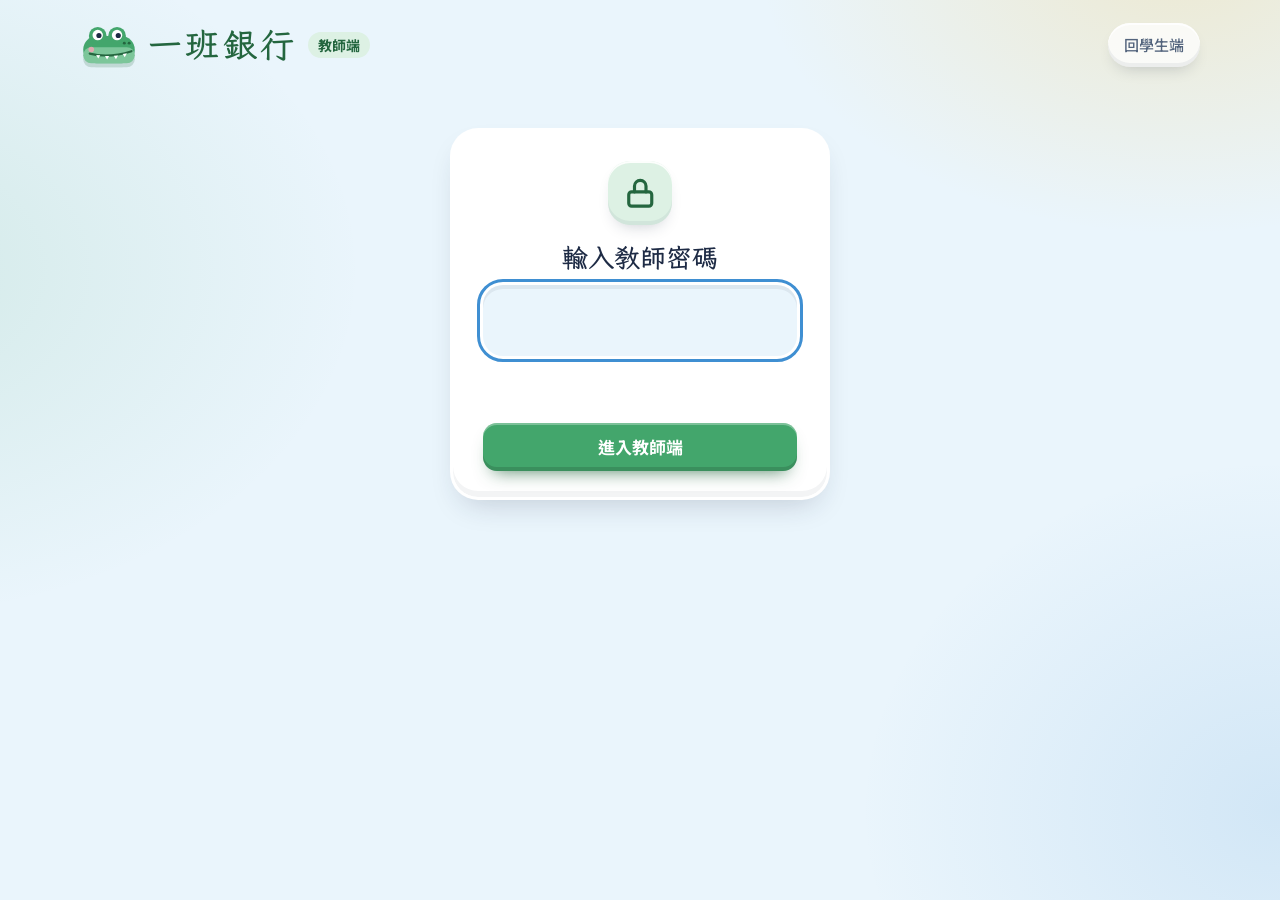
<file: teacher.html>
<!DOCTYPE html>
<html lang="zh-Hant">
<head>
  <meta charset="UTF-8">
  <meta name="viewport" content="width=device-width, initial-scale=1, viewport-fit=cover">
  <meta name="theme-color" content="#43A66C">
  <title>一班銀行・教師端</title>
  <link rel="icon" href="images/favicon.svg" type="image/svg+xml">
  <link rel="preconnect" href="https://fonts.googleapis.com">
  <link rel="preconnect" href="https://fonts.gstatic.com" crossorigin>
  <link href="https://fonts.googleapis.com/css2?family=Baloo+2:wght@600;800&family=LXGW+WenKai+TC:wght@400;700&family=Noto+Sans+TC:wght@400;500;700;900&display=swap" rel="stylesheet">
  <link rel="stylesheet" href="css/style.css">
</head>
<body class="teacher">
  <header class="topbar">
    <div class="wrap topbar-row">
      <div class="brand"><span id="logo"></span><span class="brand-name">一班銀行</span><span class="brand-tag">教師端</span></div>
      <a class="pill-link" href="index.html">回學生端</a>
    </div>
  </header>

  <!-- 密碼 -->
  <main class="wrap" id="lockView">
    <form class="lock-box clay" id="lockForm" novalidate>
      <span class="lock-ic" id="lockIc"></span>
      <label for="pwd">輸入教師密碼</label>
      <input id="pwd" type="password" inputmode="numeric" autocomplete="off" maxlength="8" autofocus>
      <p class="pin-error" id="pwdError" role="alert"></p>
      <button class="btn btn-primary wide" type="submit">進入教師端</button>
    </form>
  </main>

  <main class="wrap" id="appView" hidden>
    <nav class="tabs" role="tablist" aria-label="教師端功能">
      <button role="tab" data-tab="ops" aria-selected="true"><span data-ic="sparkle"></span>加減鱷魚卡</button>
      <button role="tab" data-tab="overview" aria-selected="false"><span data-ic="chart"></span>全班餘額</button>
      <button role="tab" data-tab="cards" aria-selected="false"><span data-ic="card"></span>銀行卡管理</button>
      <button role="tab" data-tab="log" aria-selected="false"><span data-ic="list"></span>紀錄與備份</button>
    </nav>
    <p id="demoNote" class="note" hidden>目前是試用模式：資料只存在這台裝置。照「設定步驟」貼上 Firebase 設定後，就會改用雲端資料庫。</p>

    <!-- 加減鱷魚卡 -->
    <section data-panel="ops">
      <div class="ops-grid">
        <div class="clay panel pick-panel">
          <div class="panel-head">
            <h2>選擇學生 <span class="count" id="selCount">已選 0 人</span></h2>
            <div class="row-btns">
              <button type="button" class="btn btn-soft sm" id="selAll">全選</button>
              <button type="button" class="btn btn-soft sm" id="selNone">清除</button>
            </div>
          </div>
          <div class="pick-grid" id="pickGrid"></div>
        </div>

        <div class="ops-side">
          <div class="clay panel">
            <h2><span class="h-ic green" data-ic="plus"></span>新增鱷魚卡</h2>
            <div class="give-row t-blue">
              <span class="give-label"><span data-ic="star"></span>幹部</span>
              <div class="give-btns"><button type="button" class="chip" data-give="幹部" data-n="1">+1</button></div>
            </div>
            <div class="give-row t-green">
              <span class="give-label"><span data-ic="hand"></span>協助幫忙</span>
              <div class="give-btns">
                <button type="button" class="chip" data-give="協助幫忙" data-n="1">+1</button>
                <button type="button" class="chip" data-give="協助幫忙" data-n="2">+2</button>
                <button type="button" class="chip" data-give="協助幫忙" data-n="3">+3</button>
              </div>
            </div>
            <div class="give-row t-yellow">
              <span class="give-label"><span data-ic="sparkle"></span>其他</span>
              <div class="give-btns">
                <button type="button" class="chip" data-give="其他" data-n="1">+1</button>
                <button type="button" class="chip" data-give="其他" data-n="2">+2</button>
                <button type="button" class="chip" data-give="其他" data-n="3">+3</button>
              </div>
            </div>
            <label class="field-lbl" for="otherNote">「其他」的說明（選填）</label>
            <input type="text" id="otherNote" class="field" placeholder="例如：作業全對">
          </div>

          <div class="clay panel">
            <h2><span class="h-ic red" data-ic="minus"></span>扣除鱷魚卡</h2>
            <form id="deductForm" class="deduct-form">
              <label class="field-lbl" for="deductReason">理由</label>
              <input type="text" id="deductReason" class="field" placeholder="例如：忘記帶作業" required>
              <label class="field-lbl" for="deductN">扣幾張</label>
              <div class="deduct-row">
                <input type="number" id="deductN" class="field" min="0.01" step="0.01" placeholder="張數" required>
                <button type="submit" class="btn btn-red">扣除</button>
              </div>
            </form>
          </div>

          <div class="clay panel">
            <h2><span class="h-ic blue" data-ic="dice"></span>今日抽卡</h2>
            <form id="drawForm" class="deduct-row">
              <input type="number" id="drawPrice" class="field" min="0" step="0.01" placeholder="抽一次幾張" aria-label="今日抽卡金額">
              <button type="submit" class="btn btn-soft">公布</button>
            </form>
            <p class="hint" id="drawStatus"></p>
            <button type="button" class="btn btn-primary wide" id="drawCharge">幫選到的同學抽卡扣款</button>
          </div>

          <div class="clay panel interest">
            <h2><span class="h-ic yellow" data-ic="sprout"></span>每週利息</h2>
            <p class="hint" id="interestStatus">全班餘額增加 5%，保留到小數第二位。</p>
            <button type="button" class="btn btn-gold wide" id="interestBtn">發放本週利息 +5%</button>
          </div>
        </div>
      </div>
    </section>

    <!-- 全班餘額 -->
    <section data-panel="overview" hidden>
      <div class="stats" id="stats"></div>
      <div class="clay panel">
        <div class="panel-head">
          <h2>全班餘額</h2>
          <label class="sort-lbl">排序
            <select id="sortSel" class="field sm">
              <option value="seat">依座號</option>
              <option value="desc">餘額多到少</option>
              <option value="asc">餘額少到多</option>
            </select>
          </label>
        </div>
        <div class="table-wrap">
          <table class="ledger">
            <thead><tr><th>座號</th><th>姓名</th><th>卡號</th><th>圖案</th><th class="bar-cell"></th><th class="num">餘額（張）</th></tr></thead>
            <tbody id="overviewBody"></tbody>
          </table>
        </div>
      </div>
    </section>

    <!-- 銀行卡管理 -->
    <section data-panel="cards" hidden>
      <div class="ops-grid">
        <div class="clay panel">
          <h2 id="cardFormTitle">新增銀行卡</h2>
          <form id="cardForm" class="card-form">
            <label>座號<input type="number" id="cfSeat" class="field" min="1" required></label>
            <label>持有人姓名<input type="text" id="cfName" class="field" required></label>
            <label>卡號（8 碼）<input type="text" id="cfNo" class="field" inputmode="numeric" pattern="\d{8}" maxlength="8" required></label>
            <label>餘額（張）<input type="number" id="cfBal" class="field" min="0" step="0.01" value="0"></label>
            <fieldset class="design-pick" id="cfDesign"><legend>卡片圖案</legend></fieldset>
            <div class="row-btns">
              <button type="submit" class="btn btn-primary" id="cfSubmit">新增銀行卡</button>
              <button type="button" class="btn btn-soft" id="cfCancel" hidden>取消修改</button>
            </div>
            <p class="hint" id="cfHint">卡號建立後不能修改；若打錯，請刪除後重新新增。</p>
          </form>
        </div>
        <div class="clay panel">
          <div class="panel-head">
            <h2>全班銀行卡</h2>
            <button type="button" class="btn btn-soft sm" id="importRoster">匯入班級名單</button>
          </div>
          <ul class="card-rows" id="cardRows"></ul>
        </div>
      </div>
    </section>

    <!-- 紀錄與備份 -->
    <section data-panel="log" hidden>
      <div class="clay panel">
        <div class="panel-head">
          <h2>最近的紀錄</h2>
          <div class="row-btns">
            <button type="button" class="btn btn-red sm" id="undoBtn"><span data-ic="undo"></span>復原上一筆操作</button>
            <button type="button" class="btn btn-soft sm" id="exportBal"><span data-ic="download"></span>匯出全班餘額</button>
            <button type="button" class="btn btn-soft sm" id="exportTx"><span data-ic="download"></span>匯出所有紀錄</button>
          </div>
        </div>
        <p class="hint">匯出的 CSV 檔可以直接用 Excel 或 Google 試算表打開，建議每個月備份一次。</p>
        <div class="table-wrap">
          <table class="ledger">
            <thead><tr><th>時間</th><th>學生</th><th>摘要</th><th class="num">張數</th><th class="num">餘額</th></tr></thead>
            <tbody id="logBody"></tbody>
          </table>
        </div>
      </div>
    </section>
  </main>

  <script src="js/firebase-config.js"></script>
  <script src="js/common.js"></script>
  <script src="js/store.js"></script>
  <script src="js/teacher.js"></script>
</body>
</html>
</file>
<file: css/style.css>
/* ============================================================
   一班銀行 ・ 黏土風（Claymorphism）介面
   ============================================================ */
:root {
  --sky: #EAF5FC;
  --sky-2: #D3EAF8;
  --croc: #43A66C;
  --croc-deep: #24663F;
  --croc-soft: #DDF1E4;
  --coin: #F6BE3B;
  --coin-deep: #9A6A00;
  --coin-soft: #FFF3D1;
  --pink: #F7A3B5;
  --red: #D9473A;
  --red-soft: #FDE4E0;
  --blue: #3F8FD2;
  --blue-soft: #DCEDFB;
  --ink: #1E2B45;
  --ink-2: #53647D;
  --white: #FFFFFF;

  --hand: "LXGW WenKai TC", "Noto Sans TC", "PingFang TC", "Microsoft JhengHei", sans-serif;
  --body: "Noto Sans TC", "PingFang TC", "Microsoft JhengHei", sans-serif;
  --num: "Baloo 2", "Noto Sans TC", sans-serif;

  --r-lg: 28px;
  --r-md: 20px;
  --r-sm: 14px;
  --clay: 0 14px 30px -12px rgba(30, 43, 69, .22), inset 0 -6px 0 rgba(30, 43, 69, .05), inset 0 3px 0 rgba(255, 255, 255, .95);
  --clay-sm: 0 8px 16px -8px rgba(30, 43, 69, .25), inset 0 -4px 0 rgba(30, 43, 69, .06), inset 0 2px 0 rgba(255, 255, 255, .9);
  --press: cubic-bezier(.34, 1.56, .64, 1);
}

* { box-sizing: border-box; }
html { -webkit-text-size-adjust: 100%; }
body {
  margin: 0;
  font-family: var(--body);
  font-size: 17px;
  line-height: 1.6;
  color: var(--ink);
  min-height: 100vh;
  background:
    radial-gradient(600px 400px at 92% -5%, rgba(246, 190, 59, .22), transparent 70%),
    radial-gradient(700px 500px at -10% 30%, rgba(67, 166, 108, .14), transparent 70%),
    radial-gradient(600px 500px at 100% 90%, rgba(63, 143, 210, .14), transparent 70%),
    var(--sky);
  background-attachment: fixed;
  padding-bottom: env(safe-area-inset-bottom);
}
button, input, select { font: inherit; color: inherit; }
button { cursor: pointer; -webkit-tap-highlight-color: transparent; }
:focus-visible { outline: 3px solid var(--blue); outline-offset: 3px; border-radius: 8px; }
.wrap { width: min(1120px, 100% - 32px); margin-inline: auto; }
[hidden] { display: none !important; }
.sr-only { position: absolute; width: 1px; height: 1px; overflow: hidden; clip: rect(0 0 0 0); }
.ic { width: 1.15em; height: 1.15em; flex: none; vertical-align: -0.18em; }
[data-ic] { display: inline-flex; }

.clay {
  background: var(--white);
  border-radius: var(--r-lg);
  border: 3px solid rgba(255, 255, 255, .9);
  box-shadow: var(--clay);
}

/* ---------- 頂端列 ---------- */
.topbar { padding: 18px 0 8px; padding-top: max(18px, env(safe-area-inset-top)); }
.topbar-row { display: flex; align-items: center; justify-content: space-between; gap: 12px; }
.brand { display: flex; align-items: center; gap: 10px; }
.croc-logo { width: 58px; height: auto; display: block; filter: drop-shadow(0 4px 0 rgba(36, 102, 63, .18)); }
.brand-name { font-family: var(--hand); font-weight: 700; font-size: clamp(26px, 4vw, 34px); letter-spacing: .1em; color: var(--croc-deep); }
.brand-tag { font-size: 14px; font-weight: 700; color: var(--croc-deep); background: var(--croc-soft); padding: 2px 10px; border-radius: 999px; }
.pill-link {
  text-decoration: none; color: var(--ink-2); font-weight: 500; font-size: 15px;
  background: rgba(255, 255, 255, .75); padding: 8px 16px; border-radius: 999px; box-shadow: var(--clay-sm);
  min-height: 44px; display: inline-flex; align-items: center;
}
.pill-link:hover { color: var(--ink); background: #fff; }

/* ---------- 學生端：今日抽卡 ---------- */
.hero {
  display: flex; align-items: center; justify-content: space-between; gap: 24px;
  margin: 14px 0 34px; padding: 26px 34px;
  background: linear-gradient(120deg, #FFFFFF 0%, #FFFBEF 100%);
  border-radius: var(--r-lg); border: 3px solid #fff; box-shadow: var(--clay);
  position: relative; overflow: hidden;
}
.hero::before {
  content: ""; position: absolute; right: -60px; top: -60px; width: 260px; height: 260px; border-radius: 50%;
  background: radial-gradient(circle, rgba(246, 190, 59, .28), transparent 70%);
}
.hero-date { margin: 0; color: var(--ink-2); font-weight: 500; }
.hero-title { font-family: var(--hand); font-size: clamp(32px, 5vw, 46px); margin: 2px 0 2px; line-height: 1.15; }
.hero-sub { margin: 0; color: var(--ink-2); }

.coin {
  position: relative; flex: none;
  width: clamp(130px, 18vw, 172px); aspect-ratio: 1; border-radius: 50%;
  display: grid; place-items: center; align-content: center;
  background: radial-gradient(circle at 35% 30%, #FFE79A 0%, #F6BE3B 55%, #E2A21C 100%);
  box-shadow: 0 16px 28px -10px rgba(154, 106, 0, .55), inset 0 -8px 0 rgba(154, 106, 0, .25), inset 0 6px 0 rgba(255, 255, 255, .6);
  transform: rotate(-6deg);
}
.coin::after { content: ""; position: absolute; inset: 12px; border-radius: 50%; border: 3px dashed rgba(154, 106, 0, .35); }
.coin-num { font-family: var(--num); font-weight: 800; font-size: clamp(54px, 8vw, 76px); line-height: .9; color: #6B4A00; }
.coin-unit { font-weight: 700; color: #7A5600; font-size: 16px; margin-top: 2px; }
.coin.waiting { background: radial-gradient(circle at 35% 30%, #F4F6F8, #D9DFE6 70%); box-shadow: var(--clay); }
.coin.waiting .coin-num, .coin.waiting .coin-unit { color: #8A96A6; }

/* ---------- 學生端：名單 ---------- */
.sec-title { font-family: var(--hand); font-size: 24px; margin: 0 0 16px; }
.card-list { display: grid; grid-template-columns: repeat(auto-fill, minmax(220px, 1fr)); gap: 18px; }
.card-btn {
  border: 0; padding: 0; background: none; border-radius: 22px; text-align: left;
  transition: transform .2s var(--press);
}
.card-btn:hover { transform: translateY(-4px) rotate(-1deg); }
.card-btn:active { transform: translateY(1px) scale(.98); }

/* 通用卡面 */
.bank-card {
  position: relative; overflow: hidden;
  display: flex; flex-direction: column; justify-content: space-between;
  aspect-ratio: 1.586; width: 100%;
  padding: 14px 18px 12px; border-radius: 20px; color: #fff;
  background:
    radial-gradient(140px 140px at 105% -10%, rgba(255, 255, 255, .28), transparent 70%),
    radial-gradient(180px 120px at -10% 120%, rgba(246, 190, 59, .35), transparent 70%),
    linear-gradient(135deg, #4DB377 0%, #2F8E5A 55%, #237450 100%);
  box-shadow: 0 14px 24px -12px rgba(36, 102, 63, .7), inset 0 -5px 0 rgba(0, 0, 0, .1), inset 0 2px 0 rgba(255, 255, 255, .35);
}
.bank-card::after { /* 鱷魚牙齒裝飾條 */
  content: ""; position: absolute; left: 0; right: 0; top: 0; height: 9px; opacity: .55;
  background: linear-gradient(135deg, transparent 50%, #fff 50%) 0 0 / 14px 9px repeat-x,
              linear-gradient(225deg, transparent 50%, #fff 50%) 0 0 / 14px 9px repeat-x;
  transform: scaleY(-1);
}
.bc-top { display: flex; justify-content: space-between; align-items: center; margin-top: 6px; }
.bc-bank { font-family: var(--hand); font-weight: 700; letter-spacing: .12em; font-size: 15px; opacity: .95; }
.bc-chip {
  width: 34px; height: 26px; border-radius: 6px;
  background: linear-gradient(135deg, #FFE59A, #E5A92A);
  box-shadow: inset 0 0 0 1.5px rgba(122, 86, 0, .35);
  background-image: linear-gradient(90deg, transparent 45%, rgba(122, 86, 0, .35) 45% 55%, transparent 55%), linear-gradient(135deg, #FFE59A, #E5A92A);
}
.bc-name { font-family: var(--hand); font-weight: 700; font-size: 30px; line-height: 1.1; letter-spacing: .06em; text-shadow: 0 2px 0 rgba(0, 0, 0, .12); }
.bc-bottom { display: flex; justify-content: space-between; align-items: center; gap: 6px; white-space: nowrap; }
.bc-no { font-family: var(--num); font-weight: 600; font-size: 19px; letter-spacing: .14em; }
.bc-seat { font-size: 14px; font-weight: 700; background: rgba(255, 255, 255, .22); padding: 0 10px; border-radius: 999px; }
.bank-card.small { max-width: 260px; margin: 0 auto; }
.bank-card.big { height: 100%; aspect-ratio: auto; padding: 24px 30px 20px; border-radius: 22px; }
.bank-card.big .bc-name { font-size: clamp(36px, 6vw, 52px); }
.bank-card.big .bc-bank { font-size: 20px; }
.bank-card.big .bc-chip { width: 50px; height: 38px; }
.bank-card.big .bc-no { font-size: 26px; }

.empty { color: var(--ink-2); text-align: center; padding: 28px; grid-column: 1 / -1; list-style: none; }
.note { margin: 32px 0; padding: 12px 18px; border-radius: var(--r-sm); background: var(--coin-soft); color: #6B4A00; font-size: 15px; }
#fatal {
  position: sticky; top: 0; z-index: 50; background: var(--red); color: #fff;
  padding: 14px 20px; font-weight: 500; line-height: 1.5; box-shadow: 0 6px 16px rgba(0, 0, 0, .15);
}
#fatal b { background: rgba(255, 255, 255, .2); padding: 0 4px; border-radius: 4px; }

/* ---------- 對話框 ---------- */
dialog { border: 0; padding: 0; background: transparent; color: inherit; max-width: 100vw; }
dialog::backdrop { background: rgba(30, 43, 69, .45); backdrop-filter: blur(4px); }
dialog[open] .pin-box, dialog[open] .card-view { animation: pop .32s var(--press); }
@keyframes pop { from { transform: translateY(18px) scale(.96); opacity: 0; } }

.pin-box {
  width: min(360px, 94vw); padding: 24px 24px 22px; text-align: center;
  background: var(--white); border-radius: 30px; border: 3px solid #fff; box-shadow: var(--clay);
}
.pin-hint { margin: 16px 0 10px; color: var(--ink-2); font-size: 18px; }
.pin-hint b { color: var(--ink); }
.pin-dots { display: flex; justify-content: center; gap: 18px; }
.pin-dots span {
  width: 22px; height: 22px; border-radius: 50%; background: var(--sky-2);
  box-shadow: inset 0 3px 0 rgba(30, 43, 69, .08); transition: transform .18s var(--press), background .15s;
}
.pin-dots span.on { background: var(--croc); transform: scale(1.12); box-shadow: inset 0 -3px 0 rgba(0, 0, 0, .15); }
.pin-dots.shake { animation: shake .38s; }
@keyframes shake { 20%, 60% { transform: translateX(-9px); } 40%, 80% { transform: translateX(9px); } }
.pin-error { color: var(--red); min-height: 1.6em; margin: 8px 0 10px; font-weight: 700; }
.keypad { display: grid; grid-template-columns: repeat(3, 1fr); gap: 12px; }
.keypad button {
  height: 64px; border-radius: 20px; border: 0;
  background: var(--sky); font-family: var(--num); font-weight: 800; font-size: 30px; color: var(--ink);
  box-shadow: var(--clay-sm); transition: transform .12s, box-shadow .12s;
}
.keypad button:active { transform: translateY(3px); box-shadow: inset 0 3px 0 rgba(30, 43, 69, .08); background: var(--croc-soft); }
.keypad .k-soft { font-family: var(--body); font-size: 17px; font-weight: 700; color: var(--ink-2); background: transparent; box-shadow: none; }

.card-dialog { width: min(1000px, 96vw); max-height: 94vh; overflow: auto; }
.card-view { background: var(--white); border-radius: 32px; border: 3px solid #fff; box-shadow: var(--clay); padding: 18px 30px 30px; }
.back-btn {
  display: inline-flex; align-items: center; gap: 4px; min-height: 44px;
  border: 0; background: var(--sky); padding: 6px 16px 6px 10px; border-radius: 999px; font-weight: 700; color: var(--ink-2);
  box-shadow: var(--clay-sm);
}
.back-btn:hover { color: var(--ink); }
.cv-grid { display: grid; grid-template-columns: minmax(0, 1.3fr) minmax(0, 1fr); gap: 36px; align-items: center; margin-top: 14px; }

/* 翻牌 */
.flip-stage { perspective: 1400px; }
.flip {
  position: relative; width: 100%; aspect-ratio: 1200 / 843;
  transform-style: preserve-3d; transition: transform .9s var(--press);
}
.flip.open { transform: rotateY(180deg); }
.flip-face { position: absolute; inset: 0; backface-visibility: hidden; -webkit-backface-visibility: hidden; border-radius: 22px; }
.flip-front {
  width: 100%; height: 100%; object-fit: cover; transform: rotateY(180deg);
  box-shadow: 0 22px 36px -16px rgba(30, 43, 69, .45);
}
.cv-no { text-align: center; font-family: var(--num); font-weight: 600; letter-spacing: .3em; color: var(--ink-2); margin: 14px 0 0; font-size: 20px; }
.cv-name { font-family: var(--hand); font-size: 30px; font-weight: 700; margin: 0; }
.cv-label { margin: 10px 0 0; color: var(--ink-2); font-weight: 500; }
.cv-amount { margin: 0; display: flex; align-items: baseline; gap: 10px; flex-wrap: wrap; }
.cv-amount span { font-family: var(--num); font-weight: 800; font-size: clamp(72px, 12vw, 118px); line-height: 1; color: var(--croc-deep); font-variant-numeric: tabular-nums; }
.cv-amount small { font-size: 20px; color: var(--ink-2); font-weight: 700; }
.cv-design { display: inline-block; margin: 10px 0 0; font-size: 15px; font-weight: 700; color: var(--croc-deep); background: var(--croc-soft); padding: 3px 14px; border-radius: 999px; }

.ledger-title { font-family: var(--hand); font-size: 24px; margin: 30px 0 10px; }
.entries { list-style: none; margin: 0; padding: 4px; display: grid; gap: 8px; max-height: 42vh; overflow: auto; }
.entry {
  display: grid; grid-template-columns: auto 1fr auto auto; align-items: center; gap: 14px;
  padding: 10px 16px 10px 10px; border-radius: 18px; background: var(--sky);
}
.en-ic { width: 40px; height: 40px; border-radius: 14px; display: grid; place-items: center; font-size: 20px; }
.entry.up .en-ic { background: var(--croc-soft); color: var(--croc-deep); }
.entry.down .en-ic { background: var(--red-soft); color: var(--red); }
.en-main { display: grid; line-height: 1.35; }
.en-reason { font-weight: 700; }
.en-date { font-size: 14px; color: var(--ink-2); }
.en-amt { font-family: var(--num); font-weight: 800; font-size: 26px; font-variant-numeric: tabular-nums; }
.entry.up .en-amt { color: var(--croc-deep); }
.entry.down .en-amt { color: var(--red); }
.en-bal { font-size: 14px; color: var(--ink-2); min-width: 4.5em; text-align: right; font-variant-numeric: tabular-nums; }

/* ---------- 按鈕 ---------- */
.btn {
  display: inline-flex; align-items: center; justify-content: center; gap: 6px;
  min-height: 46px; padding: 10px 20px; border-radius: var(--r-sm); border: 0; font-weight: 700;
  box-shadow: var(--clay-sm); transition: transform .15s var(--press), filter .15s;
}
.btn:hover { filter: brightness(1.04); }
.btn:active { transform: translateY(2px); }
.btn:disabled { background: #D7DEE6; color: #7D8A9B; box-shadow: none; cursor: not-allowed; transform: none; }
.btn-primary { background: var(--croc); color: #fff; box-shadow: 0 10px 18px -10px rgba(36, 102, 63, .8), inset 0 -4px 0 rgba(0, 0, 0, .14), inset 0 2px 0 rgba(255, 255, 255, .3); }
.btn-red { background: var(--red); color: #fff; box-shadow: 0 10px 18px -10px rgba(217, 71, 58, .8), inset 0 -4px 0 rgba(0, 0, 0, .14), inset 0 2px 0 rgba(255, 255, 255, .3); }
.btn-gold { background: var(--coin); color: #4A3300; box-shadow: 0 10px 18px -10px rgba(154, 106, 0, .8), inset 0 -4px 0 rgba(0, 0, 0, .1), inset 0 2px 0 rgba(255, 255, 255, .5); }
.btn-soft { background: var(--sky); color: var(--ink); }
.btn-soft.danger { color: var(--red); }
.btn.sm { min-height: 40px; padding: 6px 14px; font-size: 15px; }
.wide { width: 100%; margin-top: 10px; }
.row-btns { display: flex; gap: 8px; flex-wrap: wrap; }

/* ---------- 教師端 ---------- */
.lock-box { margin: 48px auto; width: min(380px, 100%); padding: 30px 30px 26px; display: grid; gap: 6px; text-align: center; justify-items: center; }
.lock-ic { width: 64px; height: 64px; border-radius: 22px; display: grid; place-items: center; background: var(--croc-soft); color: var(--croc-deep); font-size: 30px; box-shadow: var(--clay-sm); margin-bottom: 6px; }
.lock-box label { font-family: var(--hand); font-size: 26px; font-weight: 700; }
.lock-box input {
  width: 100%; font-family: var(--num); font-size: 32px; font-weight: 800; text-align: center; letter-spacing: .5em;
  padding: 10px 0 10px .5em; border: 0; border-radius: var(--r-md); background: var(--sky);
  box-shadow: inset 0 4px 0 rgba(30, 43, 69, .07);
}

.tabs {
  display: flex; gap: 6px; padding: 6px; margin: 12px 0 20px; overflow-x: auto;
  background: rgba(255, 255, 255, .6); border-radius: 999px; box-shadow: inset 0 3px 0 rgba(30, 43, 69, .06);
}
.tabs button {
  flex: 1; display: inline-flex; align-items: center; justify-content: center; gap: 8px;
  border: 0; background: transparent; min-height: 48px; padding: 8px 18px; border-radius: 999px;
  font-size: 17px; font-weight: 700; color: var(--ink-2); white-space: nowrap; transition: background .2s, color .2s;
}
.tabs button:hover { color: var(--ink); }
.tabs button[aria-selected="true"] { background: var(--white); color: var(--croc-deep); box-shadow: var(--clay-sm); }

.panel { padding: 20px 22px; margin-bottom: 18px; }
.panel h2 { display: flex; align-items: center; gap: 10px; font-size: 19px; margin: 0 0 14px; }
.panel-head { display: flex; justify-content: space-between; align-items: center; gap: 10px; flex-wrap: wrap; margin-bottom: 14px; }
.panel-head h2 { margin: 0; }
.count { font-size: 15px; font-weight: 700; color: var(--croc-deep); background: var(--croc-soft); padding: 1px 12px; border-radius: 999px; }
.h-ic { width: 34px; height: 34px; border-radius: 12px; display: grid; place-items: center; font-size: 18px; }
.h-ic.green { background: var(--croc-soft); color: var(--croc-deep); }
.h-ic.red { background: var(--red-soft); color: var(--red); }
.h-ic.blue { background: var(--blue-soft); color: var(--blue); }
.h-ic.yellow { background: var(--coin-soft); color: var(--coin-deep); }
.hint { color: var(--ink-2); font-size: 14px; margin: 6px 0 0; }

.ops-grid { display: grid; grid-template-columns: minmax(0, 1.45fr) minmax(320px, 1fr); gap: 18px; align-items: start; }
.pick-panel { position: sticky; top: 12px; }
.pick-grid { display: grid; grid-template-columns: repeat(auto-fill, minmax(128px, 1fr)); gap: 10px; }
.pick {
  position: relative; display: grid; grid-template-columns: auto 1fr; column-gap: 8px; align-items: center; text-align: left;
  min-height: 64px; padding: 10px 12px; border-radius: 18px; border: 3px solid transparent;
  background: var(--sky); box-shadow: var(--clay-sm); transition: transform .15s var(--press), background .15s, border-color .15s;
}
.pick:active { transform: scale(.96); }
.pk-seat {
  grid-row: span 2; width: 32px; height: 32px; border-radius: 50%; display: grid; place-items: center;
  background: #fff; font-family: var(--num); font-weight: 800; font-size: 15px; color: var(--ink-2);
}
.pk-name { font-weight: 700; line-height: 1.25; }
.pk-bal { font-size: 13px; color: var(--ink-2); font-variant-numeric: tabular-nums; }
.pk-check {
  position: absolute; top: -8px; right: -8px; width: 26px; height: 26px; border-radius: 50%;
  background: var(--croc); border: 3px solid #fff; transform: scale(0); transition: transform .2s var(--press);
}
.pk-check::after { content: ""; position: absolute; left: 6px; top: 3px; width: 6px; height: 11px; border: solid #fff; border-width: 0 3px 3px 0; transform: rotate(45deg); }
.pick.on { background: var(--croc-soft); border-color: var(--croc); }
.pick.on .pk-seat { background: var(--croc); color: #fff; }
.pick.on .pk-check { transform: scale(1); }

.give-row { display: flex; align-items: center; gap: 10px; padding: 8px 8px 8px 14px; border-radius: 18px; margin-bottom: 8px; }
.give-label { display: inline-flex; align-items: center; gap: 6px; flex: 1; font-weight: 700; }
.give-btns { display: flex; gap: 8px; }
.chip {
  min-width: 60px; min-height: 48px; border-radius: 14px; border: 0;
  font-family: var(--num); font-weight: 800; font-size: 22px; background: #fff; box-shadow: var(--clay-sm);
  transition: transform .15s var(--press);
}
.chip:active { transform: translateY(2px) scale(.96); }
.t-blue { background: var(--blue-soft); } .t-blue .give-label, .t-blue .chip { color: #1F5E93; }
.t-green { background: var(--croc-soft); } .t-green .give-label, .t-green .chip { color: var(--croc-deep); }
.t-yellow { background: var(--coin-soft); } .t-yellow .give-label, .t-yellow .chip { color: #7A5600; }
.t-blue .chip:hover { background: var(--blue); color: #fff; }
.t-green .chip:hover { background: var(--croc); color: #fff; }
.t-yellow .chip:hover { background: var(--coin); color: #4A3300; }

.field-lbl { display: block; font-size: 14px; font-weight: 700; color: var(--ink-2); margin: 10px 0 4px; }
.field {
  width: 100%; min-height: 46px; padding: 9px 14px; border: 0; border-radius: var(--r-sm);
  background: var(--sky); box-shadow: inset 0 3px 0 rgba(30, 43, 69, .06);
}
.field:focus-visible { outline: 3px solid var(--blue); outline-offset: 0; }
.field.sm { width: auto; min-height: 38px; padding: 4px 10px; }
.deduct-form { display: grid; }
.deduct-row { display: flex; gap: 8px; }
.deduct-row .field { flex: 1; min-width: 0; }
.interest { background: linear-gradient(135deg, #FFFFFF, #FFF5D9); }

.stats { display: grid; grid-template-columns: repeat(auto-fit, minmax(180px, 1fr)); gap: 14px; margin-bottom: 18px; }
.stat { background: #fff; border-radius: var(--r-md); border: 3px solid #fff; box-shadow: var(--clay); padding: 16px 20px; display: grid; }
.stat:nth-child(1) { background: var(--blue-soft); } .stat:nth-child(2) { background: var(--croc-soft); }
.stat:nth-child(3) { background: var(--coin-soft); } .stat:nth-child(4) { background: var(--red-soft); }
.st-num { font-family: var(--num); font-size: 42px; font-weight: 800; line-height: 1.05; }
.st-lbl { color: var(--ink-2); font-size: 14px; font-weight: 500; }
.sort-lbl { font-size: 15px; display: flex; gap: 6px; align-items: center; font-weight: 700; color: var(--ink-2); }

.table-wrap { overflow: auto; border-radius: var(--r-md); background: var(--sky); padding: 4px; }
.ledger { width: 100%; border-collapse: separate; border-spacing: 0 4px; font-size: 16px; }
.ledger th { text-align: left; font-size: 14px; color: var(--ink-2); font-weight: 700; padding: 6px 14px; white-space: nowrap; }
.ledger td { padding: 9px 14px; background: #fff; }
.ledger td:first-child { border-radius: 12px 0 0 12px; }
.ledger td:last-child { border-radius: 0 12px 12px 0; }
.ledger .num { text-align: right; font-variant-numeric: tabular-nums; white-space: nowrap; }
.ledger .in { color: var(--croc-deep); font-weight: 700; }
.ledger .out { color: var(--red); font-weight: 700; }
.ledger .strong { font-family: var(--num); font-weight: 800; font-size: 20px; }
.ledger tr.undone td { color: #9AA6B4; text-decoration: line-through; background: #F6F8FA; }
.bar-cell { width: 28%; }
.bar { display: block; height: 12px; border-radius: 999px; background: var(--sky); overflow: hidden; }
.bar span { display: block; height: 100%; border-radius: 999px; background: linear-gradient(90deg, var(--croc), #7CC69A); }
.mono { font-variant-numeric: tabular-nums; letter-spacing: .08em; }
.dtag { font-size: 14px; font-weight: 700; padding: 2px 10px; border-radius: 999px; background: var(--sky); white-space: nowrap; }

.card-form { display: grid; grid-template-columns: 1fr 1fr; gap: 10px 14px; }
.card-form > label { display: grid; gap: 4px; font-size: 14px; font-weight: 700; color: var(--ink-2); }
.card-form .field { color: var(--ink); font-weight: 400; }
.card-form .field:disabled { color: var(--ink-2); opacity: .7; }
.design-pick { grid-column: 1 / -1; border: 0; padding: 0; margin: 6px 0 0; display: grid; grid-template-columns: repeat(4, 1fr); gap: 10px; }
.design-pick legend { font-size: 14px; font-weight: 700; color: var(--ink-2); margin-bottom: 6px; padding: 0; }
.dp { position: relative; cursor: pointer; }
.dp input { position: absolute; opacity: 0; }
.dp img { width: 100%; aspect-ratio: 1200 / 843; object-fit: cover; border-radius: 12px; border: 4px solid transparent; display: block; transition: transform .2s var(--press); }
.dp span { font-size: 13px; text-align: center; display: block; font-weight: 500; margin-top: 2px; }
.dp input:checked + img { border-color: var(--croc); transform: translateY(-3px); box-shadow: 0 10px 16px -10px rgba(36, 102, 63, .8); }
.dp input:checked ~ span { color: var(--croc-deep); font-weight: 700; }
.dp input:focus-visible + img { outline: 3px solid var(--blue); outline-offset: 2px; }
.card-form .row-btns, .card-form .hint { grid-column: 1 / -1; }

.card-rows { list-style: none; margin: 0; padding: 0; display: grid; gap: 8px; max-height: 72vh; overflow: auto; }
.card-row { display: flex; align-items: center; gap: 12px; padding: 8px 10px; border-radius: 16px; background: var(--sky); }
.card-row img { width: 70px; aspect-ratio: 1200 / 843; object-fit: cover; border-radius: 8px; }
.cr-info { flex: 1; display: grid; line-height: 1.3; min-width: 0; }
.cr-info span { font-size: 14px; color: var(--ink-2); }
.cr-bal { font-family: var(--num); font-weight: 800; font-size: 18px; font-variant-numeric: tabular-nums; white-space: nowrap; }

#toast {
  position: fixed; left: 50%; bottom: calc(24px + env(safe-area-inset-bottom)); transform: translate(-50%, 30px); opacity: 0;
  background: var(--ink); color: #fff; padding: 12px 22px; border-radius: 999px; font-weight: 700;
  transition: transform .3s var(--press), opacity .2s; pointer-events: none; z-index: 99; max-width: 90vw;
  box-shadow: 0 12px 24px -8px rgba(30, 43, 69, .5);
}
#toast.show { transform: translate(-50%, 0); opacity: 1; }
#toast.ok { background: var(--croc-deep); }
#toast.err { background: var(--red); }

/* ---------- 響應式 ---------- */
@media (max-width: 860px) {
  .ops-grid { grid-template-columns: 1fr; }
  .pick-panel { position: static; }
  .tabs button { flex: none; }
}
@media (max-width: 640px) {
  .hero { padding: 22px; gap: 14px; }
  .cv-grid { grid-template-columns: 1fr; gap: 18px; }
  .card-view { padding: 14px 16px 20px; border-radius: 26px; }
  .card-list { grid-template-columns: repeat(auto-fill, minmax(160px, 1fr)); gap: 12px; }
  .bank-card { padding: 10px 12px 10px; border-radius: 16px; }
  .bc-bank { font-size: 12px; }
  .bc-chip { width: 26px; height: 20px; }
  .bc-name { font-size: 22px; }
  .bc-no { font-size: 13px; letter-spacing: .06em; }
  .bc-seat { font-size: 12px; padding: 0 7px; }
  .bank-card.big .bc-name { font-size: 34px; }
  .bank-card.big .bc-no { font-size: 18px; }
  .hero-title { font-size: 30px; }
  .coin { width: 112px; }
  .coin-num { font-size: 50px; }
  .entry { grid-template-columns: auto 1fr auto; }
  .en-bal { display: none; }
  .design-pick { grid-template-columns: repeat(2, 1fr); }
  .card-form { grid-template-columns: 1fr; }
  .bar-cell { display: none; }
}
@media (prefers-reduced-motion: reduce) {
  *, *::before, *::after { animation: none !important; transition: none !important; }
}
</file>
